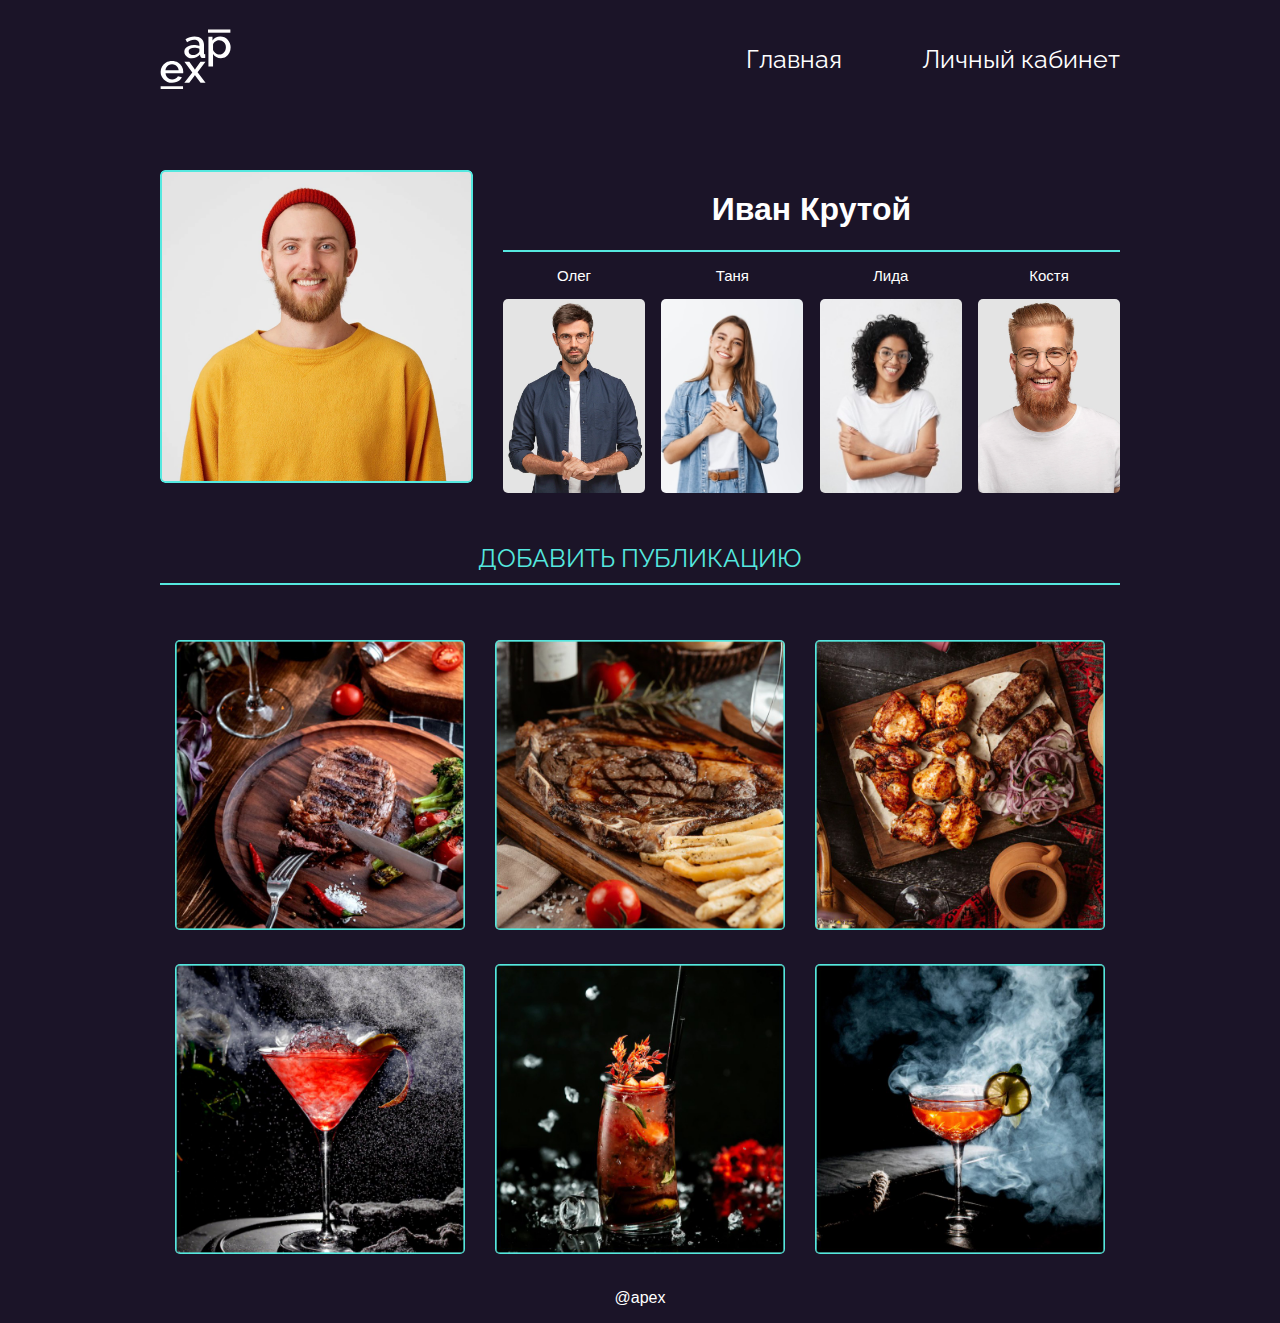
<file: index.html>
<!DOCTYPE html>


<html lang="en">


<head>
    <meta charset="UTF-8">
    <meta http-equiv="X-UA-Compatible" content="IE=edge">
    <meta name="viewport" content="width=device-width, initial-scale=1.0">
    <title>Apex</title>
    <link rel="normalize" href="normalize.css">                 <!-- подключили нормализацию отступов -->
    <link rel="stylesheet" href="style.css">                    <!-- подключили scc -->
</head>


<body>

    
    <header class="header">                             <!-- семантический тег для верхнего меню -->
                    <!-- ссылка на лого -->

        <span style="font-size:30px;cursor:pointer" onclick="openNav()"><a href="#" class="header_logo"></a></span>
        <nav class="header_nav">                        <!-- семантический тег навигации -->
            <ul class="header_list">                    <!-- список для эл-ов верхнего меню -->
                <li class="header_item"><a class="header_link" href="page.html">Главная</a></li>
                <li class="header_item"><a class="header_link" href="index.html">Личный кабинет</a></li>   
            </ul>
        </nav>
    </header>


    <div class="page">
        <section>                                           <!-- семантический тег для секции блока быстрого доступа -->
            <div class="container">
                <div class="main">
                    <div class="main_image">                <!-- левый блок с картинкой -->
                        <img class="main_img1" src="материалы/Rectangle 75 (1).png">
                    </div>
                    <div class="main_text">                 <!-- правый блок с контактами и именем -->
                        <h1 class="main_title">Иван Крутой</h1>
                        <div class="line"></div>

                        <div class="main_textcont">
                            <p class="main_desc">Олег</p>
                            <p class="main_desc">Таня</p>
                            <p class="main_desc">Лида</p>
                            <p class="main_desc">Костя</p>
                        </div>

                        <div class="main_allcont">
                            <a class="main_imgcontact" href="#"><img class="main_img" src="материалы/Контакт1.png" alt="face"></a>
                            <a class="main_imgcontact" href="#"><img class="main_img" src="материалы/Контакт2.png" alt="face"></a>
                            <a class="main_imgcontact" href="#"><img class="main_img" src="материалы/Контакт3.png" alt="face"></a>
                            <a class="main_imgcontact" href="#"><img class="main_img" src="материалы/Контакт4.png" alt="face"></a>
                        </div>

                        <!-- <ul>
                            <li class="main_item"><span class="main_span">52</span>Публикации</li>
                            <li class="main_item"><span class="main_span">52</span>Подписчики</li>
                            <li class="main_item"><span class="main_span">52</span>Подписки</li>
                            <li class="main_item"><span class="main_span">52</span>Конкурсы</li>
                        </ul> -->
                    </div>
                    
                </div>    
            </div>
        </section>

        <section>
            <div class="add">
                <div class="add_button"><button class="a_b">ДОБАВИТЬ ПУБЛИКАЦИЮ</button></div> 
                <div class="line"></div>  
            </div>
            
        </section>

        <section>
        
            <div class="responsive">

                <div class="gallery">
                  
                    <img src="материалы/фото1.jpg">
                  
                  
                </div>
              </div>
              
              
              <div class="responsive">
                <div class="gallery">
                  
                    <img src="материалы/фото2.jpg">
                  
                </div>
              </div>
              
              <div class="responsive">
                <div class="gallery">
                  
                    <img src="материалы/фото3.jpg" alt="Northern Lights" width="600" height="400">
                  
                </div>
              </div>
              
              <div class="responsive">
                <div class="gallery">
                  
                    <img src="материалы/фото4.jpg" alt="Mountains" width="600" height="400">
                  
                </div>
              </div>

              <div class="responsive">
                <div class="gallery">
                  
                    <img src="материалы/фото5.jpg" alt="Mountains" width="600" height="400">
                  
                </div>
                
              </div>


              <div class="responsive">
                <div class="gallery">
                  
                    <img src="материалы/фото6.jpg" alt="Mountains" width="600" height="400">
                  
                </div>
              </div>
              
              <div class="clearfix"></div>
              
              
        </section>

    </div>

    <div class="copy-right">
        <p style="text-align: center;">@apex</a></p>
    </div>

   
	</div>

    <div id="mySidenav" class="sidenav">
        <a href="javascript:void(0)" class="closebtn" onclick="closeNav()">×</a>
        <a href="page.html">Фотографии</a>
        <a href="page.html">Видео</a>
        <a href="page.html">Музыка</a>
        <a href="page.html">Игры</a>
        <a href="page.html">Книги</a>
        <a href="page.html">Рисунки</a>
      </div>
      



      <script>
      function openNav() {
          document.getElementById("mySidenav").style.width = "250px";
      }
      
      function closeNav() {
          document.getElementById("mySidenav").style.width = "0";
      }
      </script>



</body>


</html>
</file>
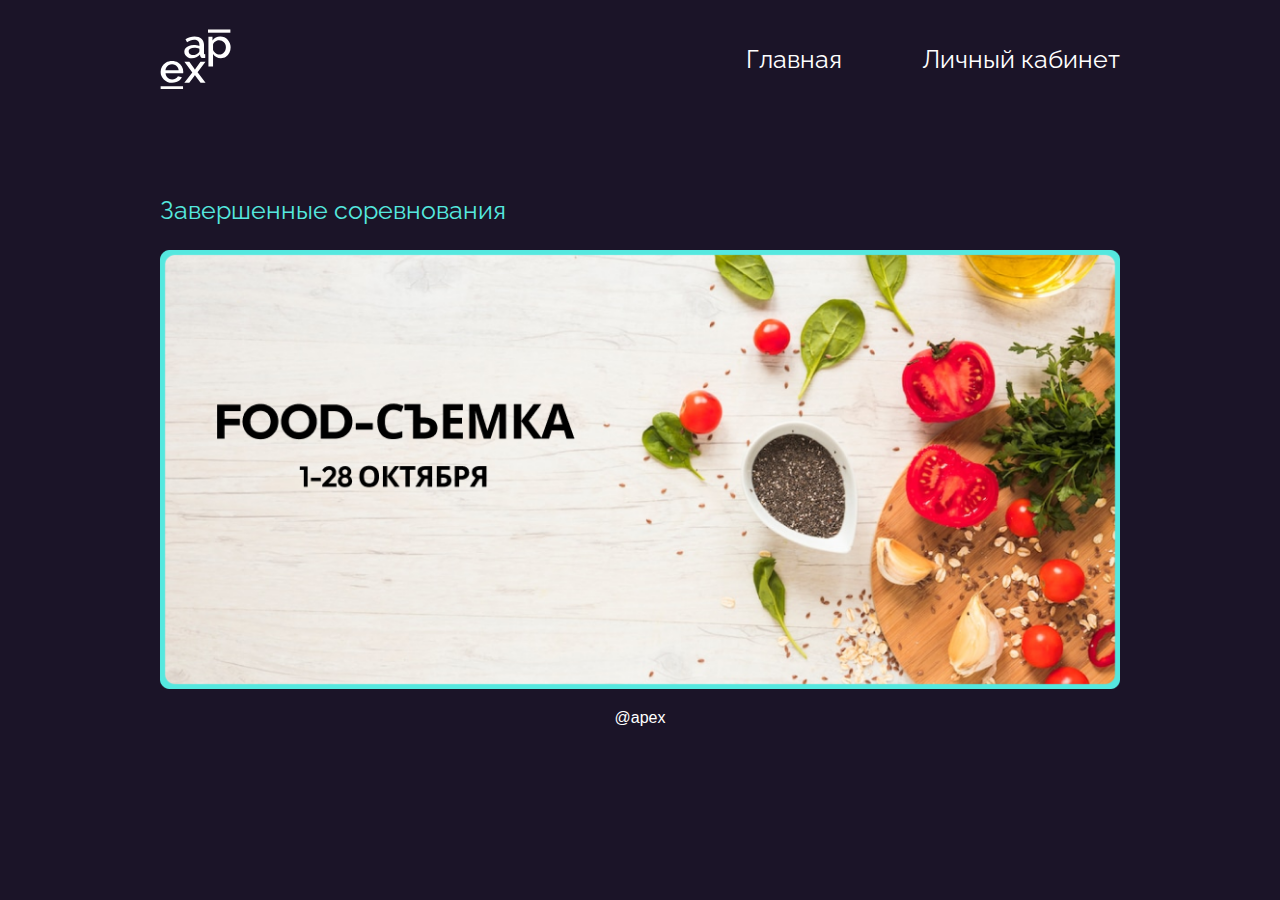
<file: page.html>
<!DOCTYPE html>
<html lang="en">
<head>
    <meta charset="UTF-8">
    <meta http-equiv="X-UA-Compatible" content="IE=edge">
    <meta name="viewport" content="width=device-width, initial-scale=1.0">
    <title>Document</title>
    <link rel="normalize" href="normalize.css">                 <!-- подключили нормализацию отступов -->
    <link rel="stylesheet" href="style.css">                    <!-- подключили scc -->
</head>
<body>
    <header class="header">                             <!-- семантический тег для верхнего меню -->
        <!-- ссылка на лого -->

<span style="font-size:30px;cursor:pointer" onclick="openNav()"><a href="#" class="header_logo"></a></span>
<nav class="header_nav">                        <!-- семантический тег навигации -->
<ul class="header_list">                    <!-- список для эл-ов верхнего меню -->
    <li class="header_item"><a class="header_link" href="page.html">Главная</a></li>
    <li class="header_item"><a class="header_link" href="index.html">Личный кабинет</a></li>   
</ul>
</nav>
</header>


<div class="page">

    <p class="stb">Завершенные соревнования</p>
    <div class="maim_image">
        <a class="main_imgcontact" href="#"><img class="main_img1" src="материалы/б1.png"></a>
    </div>
</div>





</div>

<div id="mySidenav" class="sidenav">
    <a href="javascript:void(0)" class="closebtn" onclick="closeNav()">×</a>
    <a href="page.html">Фотографии</a>
    <a href="page.html">Видео</a>
    <a href="page.html">Музыка</a>
    <a href="page.html">Игры</a>
    <a href="page.html">Книги</a>
    <a href="page.html">Рисунки</a>
  </div>
  



  <script>
  function openNav() {
      document.getElementById("mySidenav").style.width = "250px";
  }
  
  function closeNav() {
      document.getElementById("mySidenav").style.width = "0";
  }
  </script>

<div class="copy-right">
    <p style="text-align: center;">@apex</a></p>
</div>
</body>
</html>
</file>
<file: style.css>
@import url('https://fonts.googleapis.com/css2?family=Raleway:ital,wght@0,600;1,500&display=swap');
@import url('https://fonts.googleapis.com/css2?family=Poppins:wght@500;600&family=Raleway:ital,wght@0,600;1,500&display=swap');
/* импортировали ширифт */


/* вся страница */
body{
    font-family: 'Poppins', sans-serif; 
    background-color: #1B1428;
    color:white;
}

/* верхнее меню */
.header{
    max-width: 1000px;
    margin: 0 auto;
    display: flex;
    justify-content: space-between;
    align-items: center;
    padding-top: 20px;
    padding-left: 20px;
    padding-right: 20px;
    padding-bottom: 80px;
}

/* лого */
.header_logo{
    display: block;
    width: 71px;
    height: 60px;
    background-image: url("материалы/logo.svg");
}

/* кнопки верхнего меню */
.header_list{
    display: flex;
    list-style-type: none;
    gap: 80px;
    padding-left: 0;
}

.header_link:hover{
    color: #55E8DF;
}

/* текст кнопок верхнего меню */
.header_link{
    color: white;
    text-decoration: none;
    font-size: 25px;
    font-family: 'Raleway', sans-serif;
    
}

.stb{
    color: #55E8DF;
    text-decoration: none;
    font-size: 25px;
    font-family: 'Raleway', sans-serif;
}






.page{
    max-width: 1000px;
    margin: 0 auto;
    padding-left: 20px;
    padding-right: 20px;
}
.container{
    
    padding-bottom: 40px;
}

/* блок аватара пользователя и контактов */
.main{
    display: flex;
    justify-content: space-between;
}

/* аватар */
.main_image{
    flex-basis: 313px;
    height: 313px;
    width: 313px;
    overflow: hidden;
    border-radius: 5px;
    display: flex;
    justify-content: center;
    align-items: center;
    
}


.main_img, .main_img1{
    object-fit: cover;
    border-radius: 5px;
    border: 2px #55E8DF;
    width: 100%;
    height: 100%;
}

.main_img:hover{
    border: 2px solid #55E8DF;
}

.main_text{
    flex-basis: calc(100% - 313px - 30px);
}

.main_desc{
    font-size: 15px;
    width: 142px;
    text-align: center;
}

.main_imgcontact{
    
    height: 194px;
    width: 142px;
}

.main_textcont{
    display: flex;
    justify-content: space-between;
    align-items: left;
}

.main_allcont{
    display: flex;
    justify-content: space-between; 
    
}

.main_title{
    text-align: center;
}

.line{
    border-bottom: 2px solid #55E8DF;
}

.add{
    padding-bottom: 40px;   
}


.add_button{
    text-align: center;
    
}

.a_b{
    color: #55E8DF;
    background-color:  #1B1428;
    padding: 10px;
    border: none;
    text-decoration: none;
    font-size: 25px;
    font-family: 'Raleway', sans-serif;
    text-align: center;

}

.a_b:hover{
    color: white;
}




  
  
  
  div.gallery img {
    border-radius: 5px;
    width: 100%;
    height: auto;
  }
  
  
  
  * {
    box-sizing: border-box;
  }
  
  .responsive {
    padding: 15px 15px;
    float: left;
    width: 33.33333%;
  }


  @media only screen and (max-width: 1030px) {

    .main{
        flex-direction: column;
        align-items: center;
    }
    .main_text{
        width: 100%;
    }
    
    .main_textcont{
        display: flex;
        justify-content: center;
        gap: 30px;
    }

    .main_allcont{
        display: flex;
        justify-content: center;
        gap: 30px;
    }

    
  }

  @media only screen and (max-width: 700px) {
    .responsive {
      width: 49.99999%;
    }
    .header_list{
        gap: 30px;    
    }

    .main_imgcontact{
        height: 110px;
        width: 85px;
    }

    .main_desc{
        width: 85px;
    }

    .a_b{
        font-size: 20px;
    }
  }

  
  @media only screen and (max-width: 500px) {
    .header_link{  
        font-size: 15px;   
    }

    .stb{
        font-size: 15px;
        
    }

    .header_logo{
        width: 41.35px;
        height: 35.58px;
        background-image: url("материалы/logo1.svg");
    }
    .responsive {
      width: 100%;
    }

    .main_image{
        flex-basis: 250px;
        height: 250x;
        width: 250px;
    }

    .main_textcont{
        gap: 5px;
    }

    .main_allcont{
        gap: 5px;
    }

    .header_list{
        gap: 10px;    
    }

    .main_imgcontact{
        height: 100px;
        width: 80px;
    }

    .main_desc{
        width: 80px;
    }

    .a_b{
       
        font-size: 15px;
       
    
    }
  }



  
  .clearfix:after {
    content: "";
    display: table;
    clear: both;
  }


  body {
    font-family: "Lato", sans-serif;
}

.sidenav {
    height: 100%;
    width: 0;
    position: fixed;
    z-index: 1;
    top: 0;
    left: 0;
    background-color: rgba(44, 38, 54, 0.98);
    overflow-x: hidden;
    transition: 0.5s;
    padding-top: 60px;
}

.sidenav a {

    font-family: 'Poppins', sans-serif; 
    padding: 8px 8px 8px 32px;
    text-decoration: none;
    font-size: 20px;
    color: white;
    display: block;
    transition: 0.3s;
	
}

.sidenav a:hover {
    color: #55E8DF;
}

.sidenav .closebtn {
    position: absolute;
    top: 0;
    right: 25px;
    font-size: 36px;
    margin-left: 50px;
}

@media screen and (max-height: 450px) {
  .sidenav {padding-top: 15px;}
  .sidenav a {font-size: 18px;}
}
</file>
